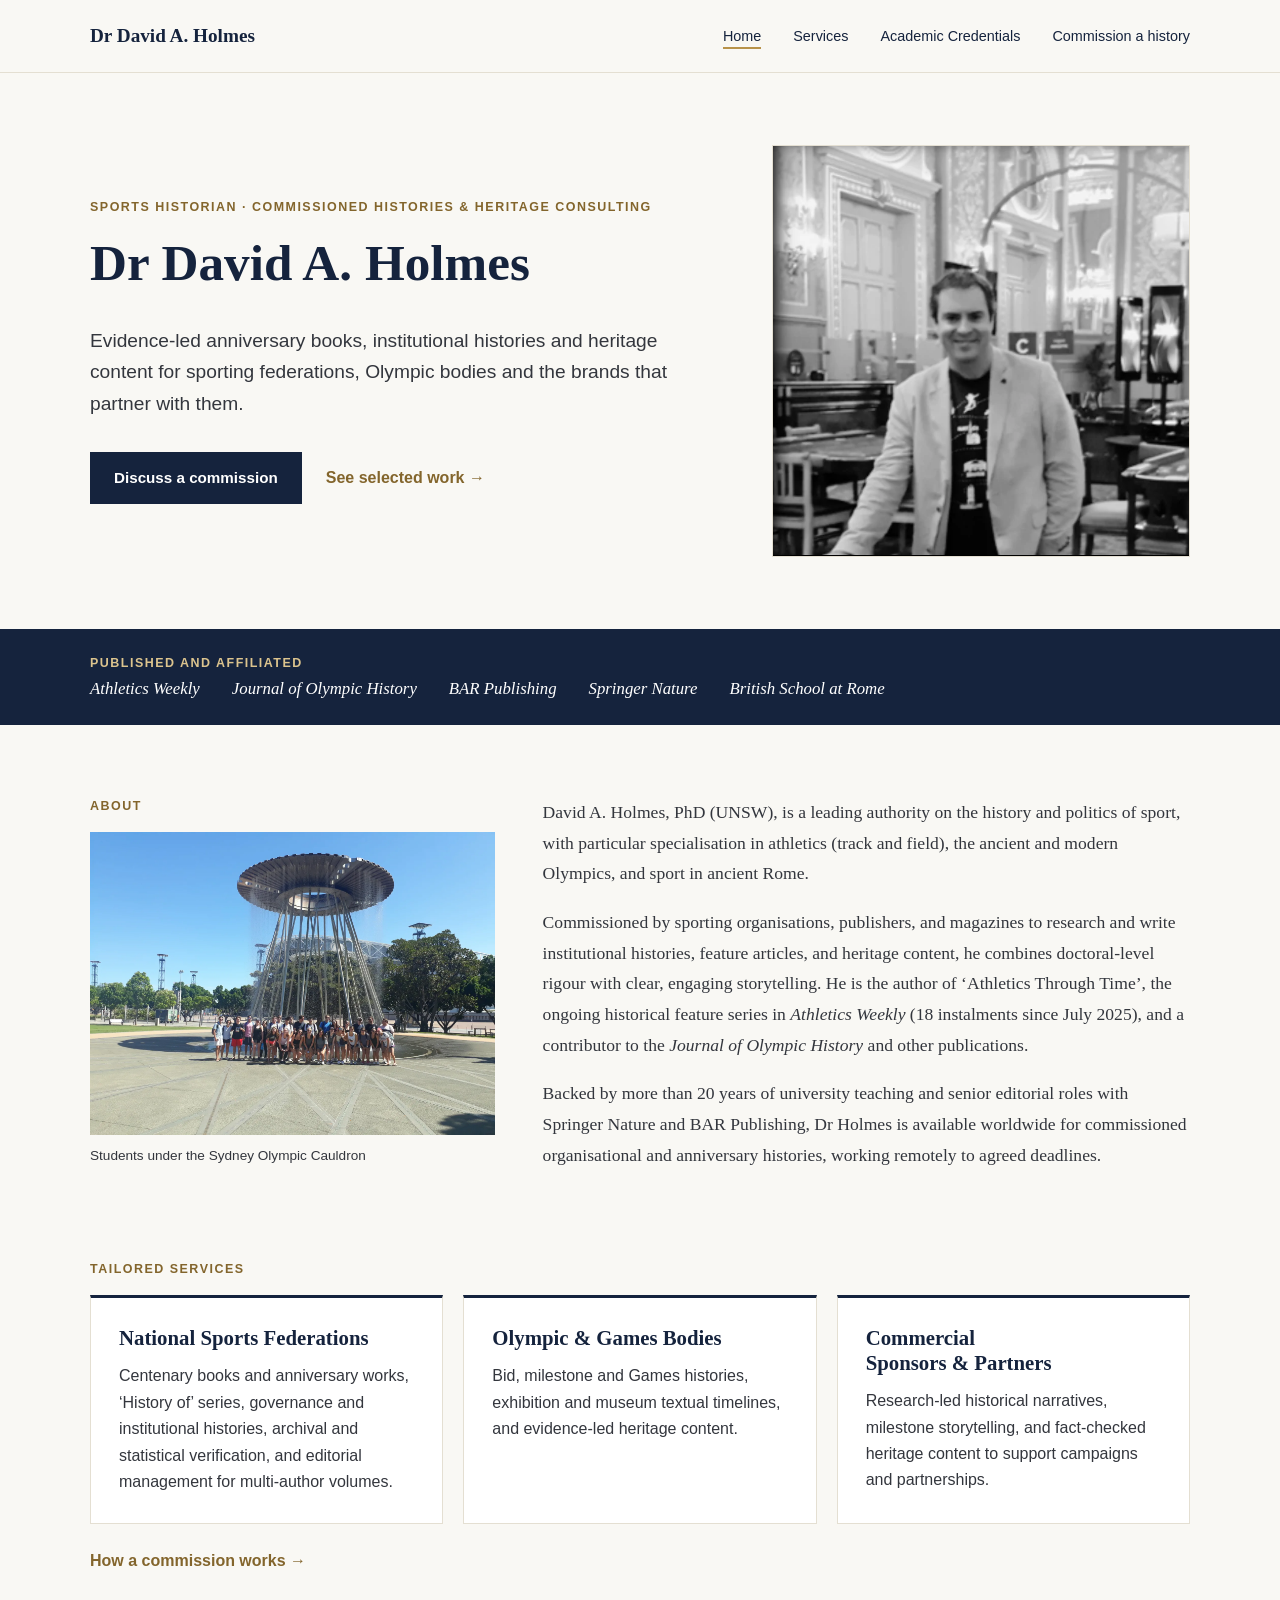
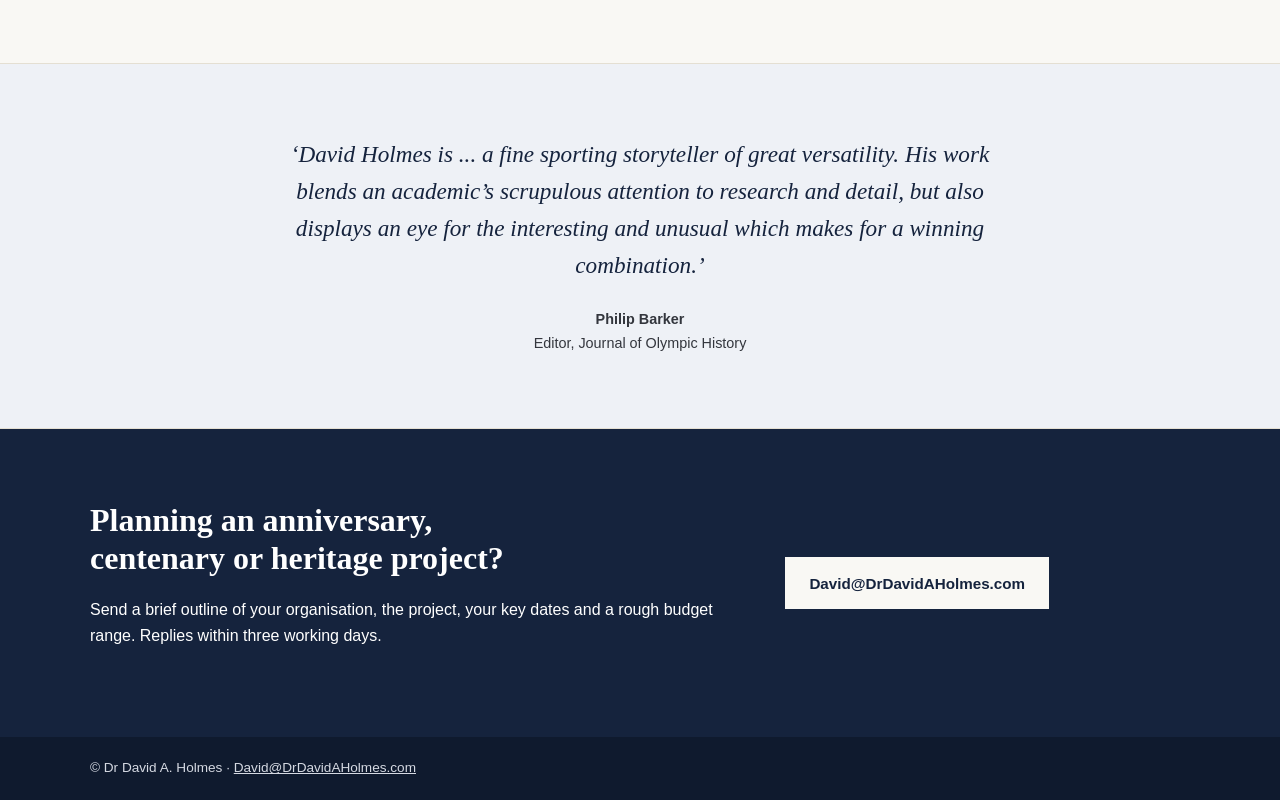
<file: index.html>
<!doctype html>
<html lang="en-GB">
<head>
<meta charset="utf-8">
<meta name="viewport" content="width=device-width, initial-scale=1">
<title>Dr David A. Holmes | Sports historian and heritage consultant</title>
<meta name="description" content="Evidence-led anniversary books, institutional histories and heritage content for sporting federations, Olympic bodies and the brands that partner with them.">
<link rel="stylesheet" href="css/style.css">
<script>document.documentElement.className = 'js'</script>
<script src="js/menu.js" defer></script>
<link rel="canonical" href="https://drdavidaholmes.com/">
<link rel="icon" href="favicon.svg" type="image/svg+xml">
<link rel="apple-touch-icon" href="apple-touch-icon.png">
<meta property="og:type" content="website">
<meta property="og:site_name" content="Dr David A. Holmes">
<meta property="og:locale" content="en_GB">
<meta property="og:title" content="Dr David A. Holmes | Sports historian and heritage consultant">
<meta property="og:description" content="Evidence-led anniversary books, institutional histories and heritage content for sporting federations, Olympic bodies and the brands that partner with them.">
<meta property="og:url" content="https://drdavidaholmes.com/">
<meta property="og:image" content="https://drdavidaholmes.com/images/share.jpg">
<meta property="og:image:width" content="1200">
<meta property="og:image:height" content="630">
<meta property="og:image:alt" content="A group of students standing beneath the Olympic cauldron in Sydney">
<meta name="twitter:card" content="summary_large_image">
<script type="application/ld+json">
{
 "@context": "https://schema.org",
 "@graph": [
  {
   "@type": "WebSite",
   "@id": "https://drdavidaholmes.com/#website",
   "url": "https://drdavidaholmes.com/",
   "name": "Dr David A. Holmes",
   "inLanguage": "en-GB",
   "about": {
    "@id": "https://drdavidaholmes.com/#david"
   }
  },
  {
   "@type": "Person",
   "@id": "https://drdavidaholmes.com/#david",
   "name": "David A. Holmes",
   "honorificPrefix": "Dr",
   "honorificSuffix": "PhD",
   "url": "https://drdavidaholmes.com/",
   "image": "https://drdavidaholmes.com/images/david-holmes.webp",
   "email": "mailto:David@DrDavidAHolmes.com",
   "jobTitle": "Sports historian and heritage consultant",
   "alumniOf": {
    "@type": "CollegeOrUniversity",
    "name": "University of New South Wales"
   },
   "knowsAbout": [
    "History and politics of sport",
    "Athletics (track and field)",
    "Ancient Olympic Games",
    "Modern Olympic Games",
    "Sport in ancient Rome"
   ],
   "memberOf": [
    {
     "@type": "Organization",
     "name": "International Society of the History of Physical Education and Sport"
    },
    {
     "@type": "Organization",
     "name": "International Society of Olympic Historians"
    },
    {
     "@type": "Organization",
     "name": "British School at Rome"
    },
    {
     "@type": "Organization",
     "name": "International Olympic Academy Participants Association"
    }
   ]
  },
  {
   "@type": "CreativeWorkSeries",
   "name": "Athletics Through Time",
   "author": {
    "@id": "https://drdavidaholmes.com/#david"
   },
   "publisher": {
    "@type": "Organization",
    "name": "Athletics Weekly"
   },
   "startDate": "2025-07"
  },
  {
   "@type": "Chapter",
   "name": "The Role of Sport in Ancient Rome During Periods of Adversity and its Implications for Ostia and Portus",
   "author": {
    "@id": "https://drdavidaholmes.com/#david"
   },
   "datePublished": "2025-05",
   "isPartOf": {
    "@type": "Book",
    "name": "Hazard and Disaster Risk: Ostia and Portus Between Hypothesis and Reality",
    "publisher": {
     "@type": "Organization",
     "name": "BAR Publishing"
    }
   }
  }
 ]
}
</script>
</head>
<body>
<a class="skip" href="#main">Skip to content</a>
<header class="site-header"><div class="wrap">
  <a class="brand" href="index.html">Dr David A. Holmes</a>
  <button class="menu-toggle" type="button" aria-expanded="false" aria-controls="menu">Menu</button>
  <nav id="menu" aria-label="Main"><ul><li><a href="index.html" aria-current="page">Home</a></li><li><a href="services.html">Services</a></li><li><a href="credentials.html">Academic Credentials</a></li><li><a href="contact.html">Commission a history</a></li></ul></nav>
</div></header>
<main id="main">
<section class="wrap hero">
  <div>
    <p class="eyebrow">Sports historian · Commissioned histories &amp; heritage consulting</p>
    <h1>Dr David A. Holmes</h1>
    <p class="lead">Evidence-led anniversary books, institutional histories and heritage content for sporting federations, Olympic bodies and the brands that partner with them.</p>
    <div class="actions"><a class="button" href="contact.html">Discuss a commission</a><a class="link" href="credentials.html">See selected work →</a></div>
  </div>
  <img src="images/david-holmes.webp" width="684" height="674" alt="Dr David A. Holmes">
</section>
<div class="band"><div class="wrap">
  <p class="eyebrow">Published and affiliated</p>
  <ul><li>Athletics Weekly</li><li>Journal of Olympic History</li><li>BAR Publishing</li><li>Springer Nature</li><li>British School at Rome</li></ul>
</div></div>
<section class="wrap split">
  <div><p class="eyebrow">About</p><figure><img src="images/sydney-cauldron.webp" width="1600" height="1200" loading="lazy" alt="A group of students standing beneath the Olympic cauldron in Sydney"><figcaption>Students under the Sydney Olympic Cauldron</figcaption></figure></div>
  <div class="prose">
    <p>David A. Holmes, PhD (UNSW), is a leading authority on the history and politics of sport, with particular specialisation in athletics (track and field), the ancient and modern Olympics, and sport in ancient Rome.</p>
    <p>Commissioned by sporting organisations, publishers, and magazines to research and write institutional histories, feature articles, and heritage content, he combines doctoral-level rigour with clear, engaging storytelling. He is the author of ‘Athletics Through Time’, the ongoing historical feature series in <cite>Athletics Weekly</cite> (18 instalments since July 2025), and a contributor to the <cite>Journal of Olympic History</cite> and other publications.</p>
    <p>Backed by more than 20 years of university teaching and senior editorial roles with Springer Nature and BAR Publishing, Dr Holmes is available worldwide for commissioned organisational and anniversary histories, working remotely to agreed deadlines.</p>
  </div>
</section>
<section class="wrap" style="padding-top:0">
  <p class="eyebrow">Tailored services</p>
  <div class="cards"><article class="card"><h2>National Sports Federations</h2><p>Centenary books and anniversary works, ‘History of’ series, governance and institutional histories, archival and statistical verification, and editorial management for multi-author volumes.</p></article><article class="card"><h2>Olympic &amp; Games Bodies</h2><p>Bid, milestone and Games histories, exhibition and museum textual timelines, and evidence-led heritage content.</p></article><article class="card"><h2>Commercial Sponsors &amp; Partners</h2><p>Research-led historical narratives, milestone storytelling, and fact-checked heritage content to support campaigns and partnerships.</p></article></div>
  <p style="margin-top:1.5rem"><a class="link" href="services.html">How a commission works →</a></p>
</section>
<section class="quote"><figure class="wrap">
  <blockquote>‘David Holmes is ... a fine sporting storyteller of great versatility. His work blends an academic’s scrupulous attention to research and detail, but also displays an eye for the interesting and unusual which makes for a winning combination.’</blockquote>
  <p><strong>Philip Barker</strong><br>Editor, Journal of Olympic History</p>
</figure></section>
<section class="cta"><div class="wrap split">
  <div><h2>Planning an anniversary, centenary or heritage project?</h2>
  <p>Send a brief outline of your organisation, the project, your key dates and a rough budget range. Replies within three working days.</p></div>
  <div><a class="button" href="mailto:David@DrDavidAHolmes.com">David@DrDavidAHolmes.com</a></div>
</div></section>
</main>
<footer><div class="wrap">© Dr David A. Holmes · <a href="mailto:David@DrDavidAHolmes.com">David@DrDavidAHolmes.com</a></div></footer>
</body>
</html>
</file>
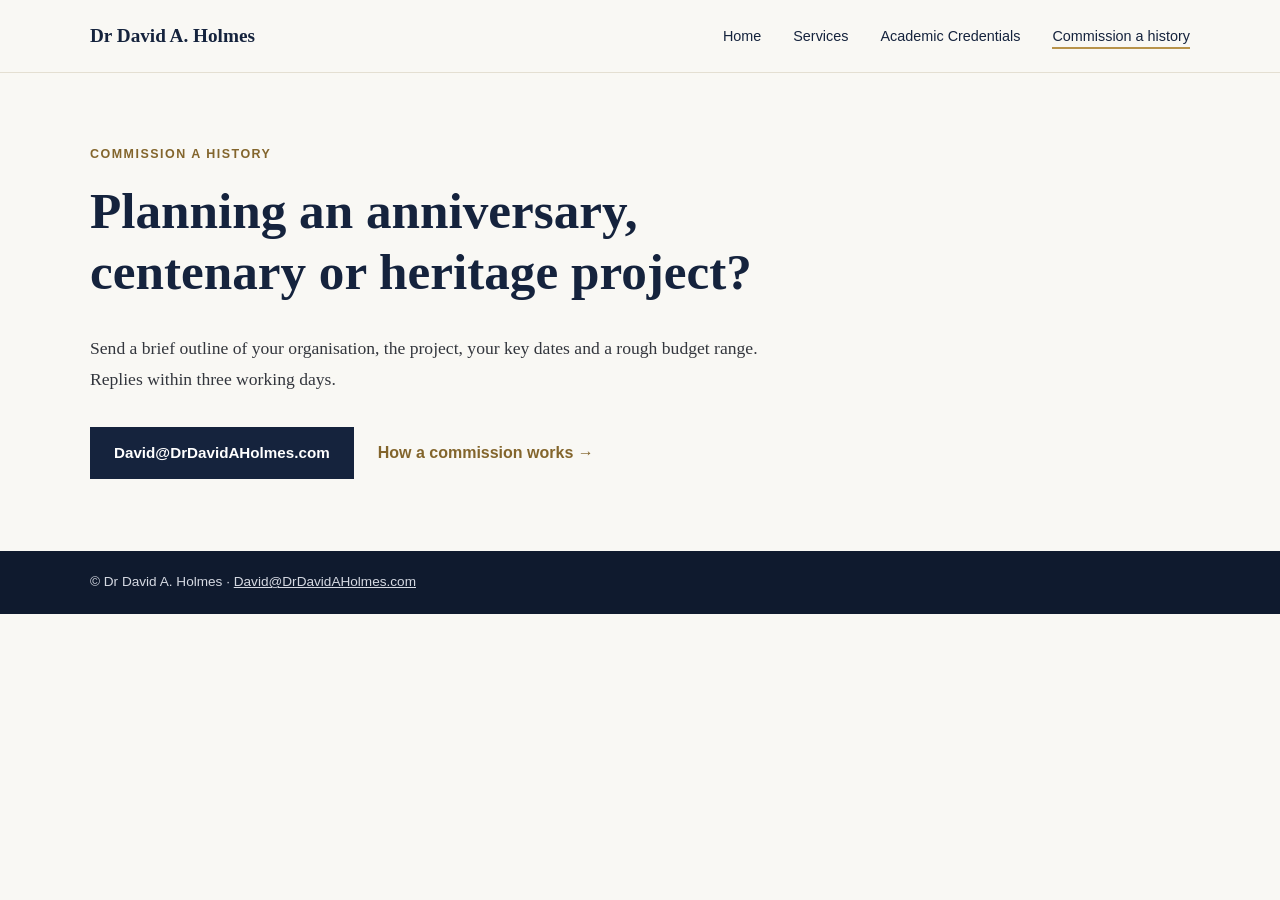
<file: contact.html>
<!doctype html>
<html lang="en-GB">
<head>
<meta charset="utf-8">
<meta name="viewport" content="width=device-width, initial-scale=1">
<title>Commission a history | Dr David A. Holmes</title>
<meta name="description" content="Contact Dr David A. Holmes about an anniversary, centenary or heritage project.">
<link rel="stylesheet" href="css/style.css">
<script>document.documentElement.className = 'js'</script>
<script src="js/menu.js" defer></script>
<link rel="canonical" href="https://drdavidaholmes.com/contact.html">
<link rel="icon" href="favicon.svg" type="image/svg+xml">
<link rel="apple-touch-icon" href="apple-touch-icon.png">
<meta property="og:type" content="website">
<meta property="og:site_name" content="Dr David A. Holmes">
<meta property="og:locale" content="en_GB">
<meta property="og:title" content="Commission a history | Dr David A. Holmes">
<meta property="og:description" content="Contact Dr David A. Holmes about an anniversary, centenary or heritage project.">
<meta property="og:url" content="https://drdavidaholmes.com/contact.html">
<meta property="og:image" content="https://drdavidaholmes.com/images/share.jpg">
<meta property="og:image:width" content="1200">
<meta property="og:image:height" content="630">
<meta property="og:image:alt" content="A group of students standing beneath the Olympic cauldron in Sydney">
<meta name="twitter:card" content="summary_large_image">
</head>
<body>
<a class="skip" href="#main">Skip to content</a>
<header class="site-header"><div class="wrap">
  <a class="brand" href="index.html">Dr David A. Holmes</a>
  <button class="menu-toggle" type="button" aria-expanded="false" aria-controls="menu">Menu</button>
  <nav id="menu" aria-label="Main"><ul><li><a href="index.html">Home</a></li><li><a href="services.html">Services</a></li><li><a href="credentials.html">Academic Credentials</a></li><li><a href="contact.html" aria-current="page">Commission a history</a></li></ul></nav>
</div></header>
<main id="main">
<section class="wrap">
  <p class="eyebrow">Commission a history</p>
  <h1>Planning an anniversary, centenary or heritage project?</h1>
  <div class="prose"><p>Send a brief outline of your organisation, the project, your key dates and a rough budget range.<br>Replies within three working days.</p></div>
  <div class="actions"><a class="button" href="mailto:David@DrDavidAHolmes.com">David@DrDavidAHolmes.com</a><a class="link" href="services.html">How a commission works →</a></div>
</section>
</main>
<footer><div class="wrap">© Dr David A. Holmes · <a href="mailto:David@DrDavidAHolmes.com">David@DrDavidAHolmes.com</a></div></footer>
</body>
</html>
</file>
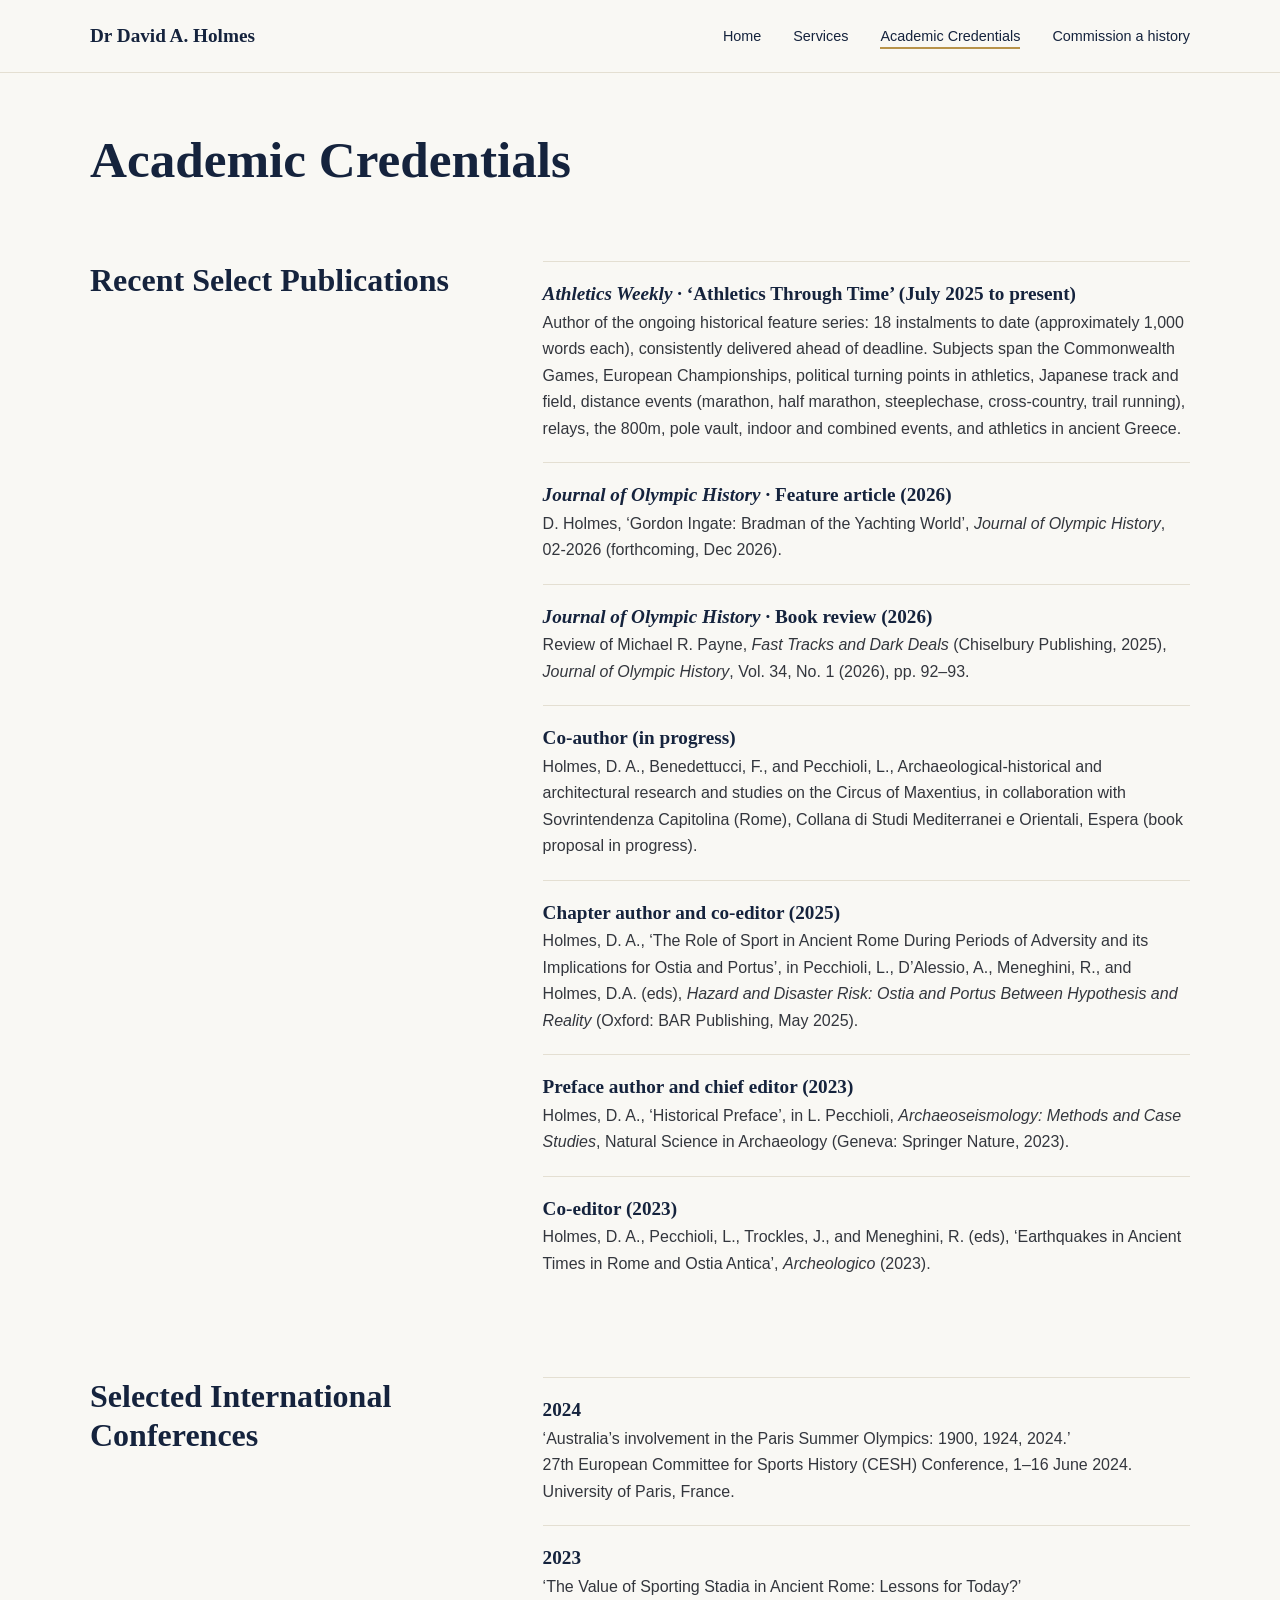
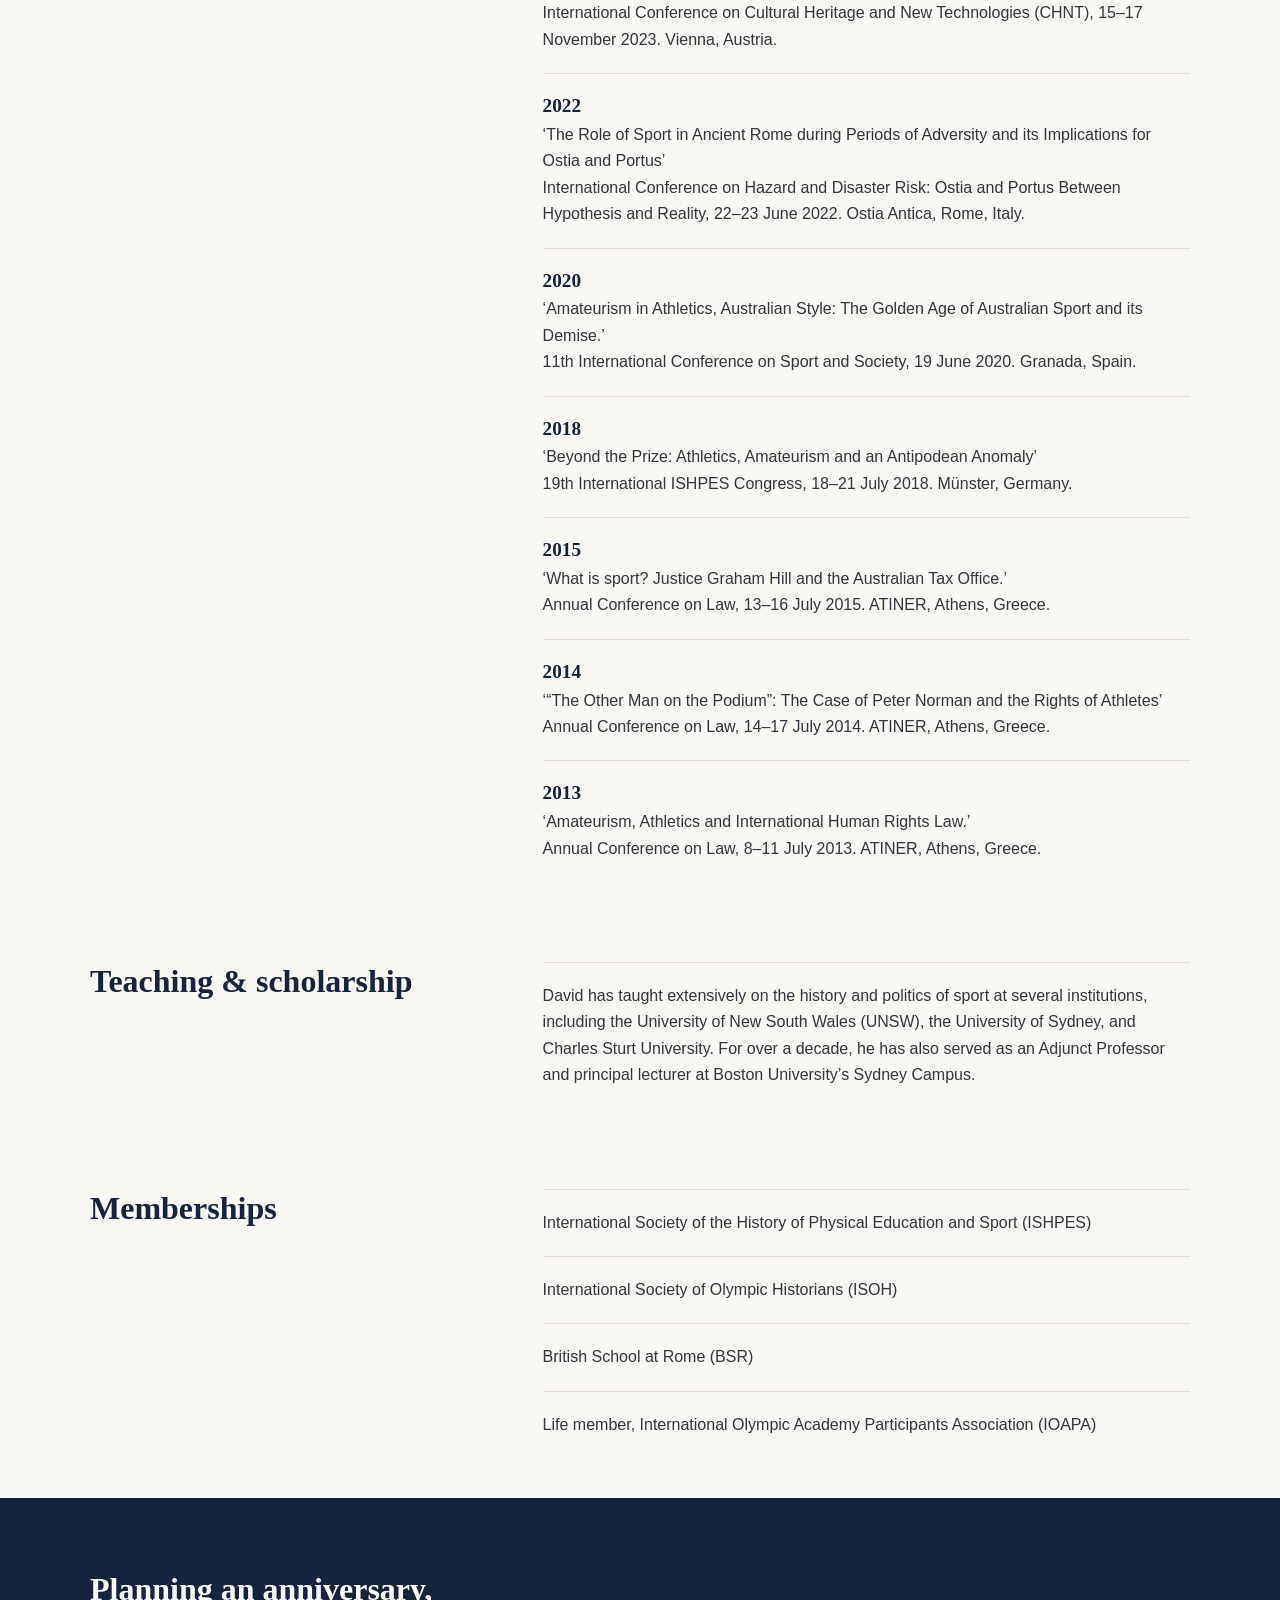
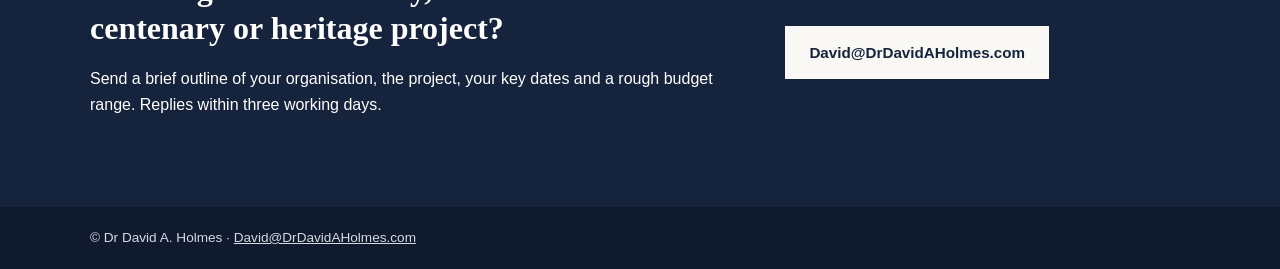
<file: credentials.html>
<!doctype html>
<html lang="en-GB">
<head>
<meta charset="utf-8">
<meta name="viewport" content="width=device-width, initial-scale=1">
<title>Academic Credentials | Dr David A. Holmes</title>
<meta name="description" content="Recent publications, conference papers, teaching and memberships of Dr David A. Holmes.">
<link rel="stylesheet" href="css/style.css">
<script>document.documentElement.className = 'js'</script>
<script src="js/menu.js" defer></script>
<link rel="canonical" href="https://drdavidaholmes.com/credentials.html">
<link rel="icon" href="favicon.svg" type="image/svg+xml">
<link rel="apple-touch-icon" href="apple-touch-icon.png">
<meta property="og:type" content="website">
<meta property="og:site_name" content="Dr David A. Holmes">
<meta property="og:locale" content="en_GB">
<meta property="og:title" content="Academic Credentials | Dr David A. Holmes">
<meta property="og:description" content="Recent publications, conference papers, teaching and memberships of Dr David A. Holmes.">
<meta property="og:url" content="https://drdavidaholmes.com/credentials.html">
<meta property="og:image" content="https://drdavidaholmes.com/images/share.jpg">
<meta property="og:image:width" content="1200">
<meta property="og:image:height" content="630">
<meta property="og:image:alt" content="A group of students standing beneath the Olympic cauldron in Sydney">
<meta name="twitter:card" content="summary_large_image">
</head>
<body>
<a class="skip" href="#main">Skip to content</a>
<header class="site-header"><div class="wrap">
  <a class="brand" href="index.html">Dr David A. Holmes</a>
  <button class="menu-toggle" type="button" aria-expanded="false" aria-controls="menu">Menu</button>
  <nav id="menu" aria-label="Main"><ul><li><a href="index.html">Home</a></li><li><a href="services.html">Services</a></li><li><a href="credentials.html" aria-current="page">Academic Credentials</a></li><li><a href="contact.html">Commission a history</a></li></ul></nav>
</div></header>
<main id="main">
<div class="wrap page-title"><h1>Academic Credentials</h1></div><section class="wrap split list-section"><div><h2>Recent Select Publications</h2></div><ul class="entries"><li><h3><cite>Athletics Weekly</cite> · ‘Athletics Through Time’ (July 2025 to present)</h3><p>Author of the ongoing historical feature series: 18 instalments to date (approximately 1,000 words each), consistently delivered ahead of deadline. Subjects span the Commonwealth Games, European Championships, political turning points in athletics, Japanese track and field, distance events (marathon, half marathon, steeplechase, cross-country, trail running), relays, the 800m, pole vault, indoor and combined events, and athletics in ancient Greece.</p></li><li><h3><cite>Journal of Olympic History</cite> · Feature article (2026)</h3><p>D. Holmes, ‘Gordon Ingate: Bradman of the Yachting World’, <cite>Journal of Olympic History</cite>, 02-2026 (forthcoming, Dec 2026).</p></li><li><h3><cite>Journal of Olympic History</cite> · Book review (2026)</h3><p>Review of Michael R. Payne, <cite>Fast Tracks and Dark Deals</cite> (Chiselbury Publishing, 2025), <cite>Journal of Olympic History</cite>, Vol. 34, No. 1 (2026), pp. 92–93.</p></li><li><h3>Co-author (in progress)</h3><p>Holmes, D. A., Benedettucci, F., and Pecchioli, L., Archaeological-historical and architectural research and studies on the Circus of Maxentius, in collaboration with Sovrintendenza Capitolina (Rome), Collana di Studi Mediterranei e Orientali, Espera (book proposal in progress).</p></li><li><h3>Chapter author and co-editor (2025)</h3><p>Holmes, D. A., ‘The Role of Sport in Ancient Rome During Periods of Adversity and its Implications for Ostia and Portus’, in Pecchioli, L., D’Alessio, A., Meneghini, R., and Holmes, D.A. (eds), <cite>Hazard and Disaster Risk: Ostia and Portus Between Hypothesis and Reality</cite> (Oxford: BAR Publishing, May 2025).</p></li><li><h3>Preface author and chief editor (2023)</h3><p>Holmes, D. A., ‘Historical Preface’, in L. Pecchioli, <cite>Archaeoseismology: Methods and Case Studies</cite>, Natural Science in Archaeology (Geneva: Springer Nature, 2023).</p></li><li><h3>Co-editor (2023)</h3><p>Holmes, D. A., Pecchioli, L., Trockles, J., and Meneghini, R. (eds), ‘Earthquakes in Ancient Times in Rome and Ostia Antica’, <cite>Archeologico</cite> (2023).</p></li></ul></section><section class="wrap split list-section"><div><h2>Selected International Conferences</h2></div><ul class="entries"><li><h3>2024</h3><p>‘Australia’s involvement in the Paris Summer Olympics: 1900, 1924, 2024.’<br>27th European Committee for Sports History (CESH) Conference, 1–16 June 2024. University of Paris, France.</p></li><li><h3>2023</h3><p>‘The Value of Sporting Stadia in Ancient Rome: Lessons for Today?’<br>International Conference on Cultural Heritage and New Technologies (CHNT), 15–17 November 2023. Vienna, Austria.</p></li><li><h3>2022</h3><p>‘The Role of Sport in Ancient Rome during Periods of Adversity and its Implications for Ostia and Portus’<br>International Conference on Hazard and Disaster Risk: Ostia and Portus Between Hypothesis and Reality, 22–23 June 2022. Ostia Antica, Rome, Italy.</p></li><li><h3>2020</h3><p>‘Amateurism in Athletics, Australian Style: The Golden Age of Australian Sport and its Demise.’<br>11th International Conference on Sport and Society, 19 June 2020. Granada, Spain.</p></li><li><h3>2018</h3><p>‘Beyond the Prize: Athletics, Amateurism and an Antipodean Anomaly’<br>19th International ISHPES Congress, 18–21 July 2018. Münster, Germany.</p></li><li><h3>2015</h3><p>‘What is sport? Justice Graham Hill and the Australian Tax Office.’<br>Annual Conference on Law, 13–16 July 2015. ATINER, Athens, Greece.</p></li><li><h3>2014</h3><p>‘“The Other Man on the Podium”: The Case of Peter Norman and the Rights of Athletes’<br>Annual Conference on Law, 14–17 July 2014. ATINER, Athens, Greece.</p></li><li><h3>2013</h3><p>‘Amateurism, Athletics and International Human Rights Law.’<br>Annual Conference on Law, 8–11 July 2013. ATINER, Athens, Greece.</p></li></ul></section><section class="wrap split list-section"><div><h2>Teaching &amp; scholarship</h2></div><ul class="entries"><li><p>David has taught extensively on the history and politics of sport at several institutions, including the University of New South Wales (UNSW), the University of Sydney, and Charles Sturt University. For over a decade, he has also served as an Adjunct Professor and principal lecturer at Boston University’s Sydney Campus.</p></li></ul></section><section class="wrap split list-section"><div><h2>Memberships</h2></div><ul class="entries"><li><p>International Society of the History of Physical Education and Sport (ISHPES)</p></li><li><p>International Society of Olympic Historians (ISOH)</p></li><li><p>British School at Rome (BSR)</p></li><li><p>Life member, International Olympic Academy Participants Association (IOAPA)</p></li></ul></section>
<section class="cta"><div class="wrap split">
  <div><h2>Planning an anniversary, centenary or heritage project?</h2>
  <p>Send a brief outline of your organisation, the project, your key dates and a rough budget range. Replies within three working days.</p></div>
  <div><a class="button" href="mailto:David@DrDavidAHolmes.com">David@DrDavidAHolmes.com</a></div>
</div></section>
</main>
<footer><div class="wrap">© Dr David A. Holmes · <a href="mailto:David@DrDavidAHolmes.com">David@DrDavidAHolmes.com</a></div></footer>
</body>
</html>
</file>
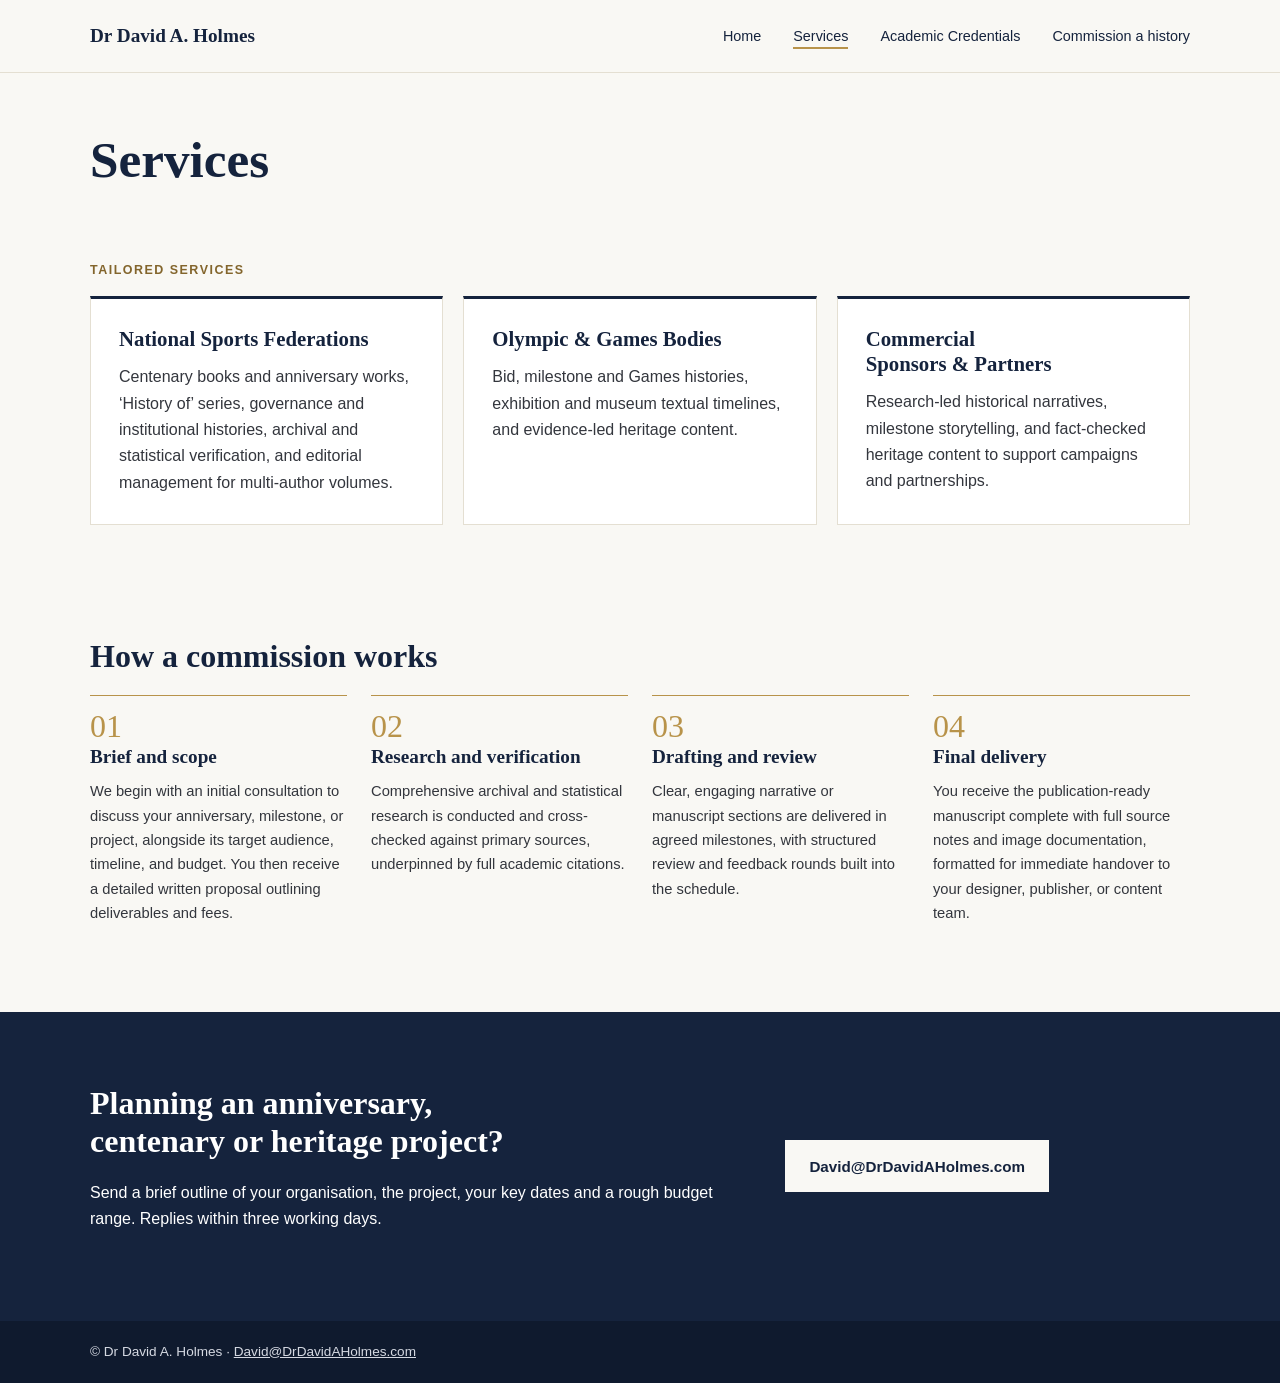
<file: services.html>
<!doctype html>
<html lang="en-GB">
<head>
<meta charset="utf-8">
<meta name="viewport" content="width=device-width, initial-scale=1">
<title>Services | Dr David A. Holmes</title>
<meta name="description" content="Commissioned sports histories and heritage consulting, and how a commission works.">
<link rel="stylesheet" href="css/style.css">
<script>document.documentElement.className = 'js'</script>
<script src="js/menu.js" defer></script>
<link rel="canonical" href="https://drdavidaholmes.com/services.html">
<link rel="icon" href="favicon.svg" type="image/svg+xml">
<link rel="apple-touch-icon" href="apple-touch-icon.png">
<meta property="og:type" content="website">
<meta property="og:site_name" content="Dr David A. Holmes">
<meta property="og:locale" content="en_GB">
<meta property="og:title" content="Services | Dr David A. Holmes">
<meta property="og:description" content="Commissioned sports histories and heritage consulting, and how a commission works.">
<meta property="og:url" content="https://drdavidaholmes.com/services.html">
<meta property="og:image" content="https://drdavidaholmes.com/images/share.jpg">
<meta property="og:image:width" content="1200">
<meta property="og:image:height" content="630">
<meta property="og:image:alt" content="A group of students standing beneath the Olympic cauldron in Sydney">
<meta name="twitter:card" content="summary_large_image">
</head>
<body>
<a class="skip" href="#main">Skip to content</a>
<header class="site-header"><div class="wrap">
  <a class="brand" href="index.html">Dr David A. Holmes</a>
  <button class="menu-toggle" type="button" aria-expanded="false" aria-controls="menu">Menu</button>
  <nav id="menu" aria-label="Main"><ul><li><a href="index.html">Home</a></li><li><a href="services.html" aria-current="page">Services</a></li><li><a href="credentials.html">Academic Credentials</a></li><li><a href="contact.html">Commission a history</a></li></ul></nav>
</div></header>
<main id="main">
<div class="wrap page-title"><h1>Services</h1></div>
<section class="wrap list-section"><p class="eyebrow">Tailored services</p><div class="cards"><article class="card"><h2>National Sports Federations</h2><p>Centenary books and anniversary works, ‘History of’ series, governance and institutional histories, archival and statistical verification, and editorial management for multi-author volumes.</p></article><article class="card"><h2>Olympic &amp; Games Bodies</h2><p>Bid, milestone and Games histories, exhibition and museum textual timelines, and evidence-led heritage content.</p></article><article class="card"><h2>Commercial Sponsors &amp; Partners</h2><p>Research-led historical narratives, milestone storytelling, and fact-checked heritage content to support campaigns and partnerships.</p></article></div></section>
<section class="wrap"><h2>How a commission works</h2><ol class="steps"><li><span class="num" aria-hidden="true">01</span><h3>Brief and scope</h3><p>We begin with an initial consultation to discuss your anniversary, milestone, or project, alongside its target audience, timeline, and budget. You then receive a detailed written proposal outlining deliverables and fees.</p></li><li><span class="num" aria-hidden="true">02</span><h3>Research and verification</h3><p>Comprehensive archival and statistical research is conducted and cross-checked against primary sources, underpinned by full academic citations.</p></li><li><span class="num" aria-hidden="true">03</span><h3>Drafting and review</h3><p>Clear, engaging narrative or manuscript sections are delivered in agreed milestones, with structured review and feedback rounds built into the schedule.</p></li><li><span class="num" aria-hidden="true">04</span><h3>Final delivery</h3><p>You receive the publication-ready manuscript complete with full source notes and image documentation, formatted for immediate handover to your designer, publisher, or content team.</p></li></ol></section>
<section class="cta"><div class="wrap split">
  <div><h2>Planning an anniversary, centenary or heritage project?</h2>
  <p>Send a brief outline of your organisation, the project, your key dates and a rough budget range. Replies within three working days.</p></div>
  <div><a class="button" href="mailto:David@DrDavidAHolmes.com">David@DrDavidAHolmes.com</a></div>
</div></section>
</main>
<footer><div class="wrap">© Dr David A. Holmes · <a href="mailto:David@DrDavidAHolmes.com">David@DrDavidAHolmes.com</a></div></footer>
</body>
</html>
</file>
<file: css/style.css>
:root{--navy:#15233d;--navy-dark:#0f1a2e;--gold:#83652c;--gold-light:#b8934a;--gold-pale:#dcc48e;--cream:#f9f8f4;--pale:#eef1f6;--line:#e4dfd2;--text:#33363d;
--serif:"Source Serif 4",Georgia,"Times New Roman",serif;--sans:Inter,-apple-system,BlinkMacSystemFont,"Segoe UI",Helvetica,Arial,sans-serif}
*{box-sizing:border-box}
body{margin:0;background:var(--cream);color:var(--text);font:1rem/1.65 var(--sans)}
img{display:block;max-width:100%;height:auto}
h1,h2,h3{font-family:var(--serif);color:var(--navy);line-height:1.2;margin:0 0 .6em;text-wrap:balance}
h1{font-size:clamp(2.2rem,5vw,3.2rem)}h2{font-size:clamp(1.6rem,3vw,2rem)}h3{font-size:1.2rem}
p{margin:0 0 1em}a{color:var(--gold)}
:focus-visible{outline:3px solid var(--gold-light);outline-offset:3px}
.wrap{width:min(1100px,100% - 3rem);margin-inline:auto}
.skip{position:absolute;left:-999px}.skip:focus{left:1rem;top:1rem;background:#fff;padding:.5rem 1rem;z-index:2}

.site-header{border-bottom:1px solid var(--line)}
.site-header .wrap{display:flex;flex-wrap:wrap;align-items:center;justify-content:space-between;gap:.5rem 2rem;min-height:72px}
.brand{font:700 1.2rem var(--serif);color:var(--navy);text-decoration:none}
nav ul{display:flex;gap:2rem;list-style:none;margin:0;padding:0}
nav a{color:var(--navy);text-decoration:none;font-size:.9rem;font-weight:500;padding-bottom:3px;border-bottom:2px solid transparent}
nav a:hover,nav a[aria-current]{border-color:var(--gold-light)}
.menu-toggle{display:none;background:none;border:1px solid var(--navy);color:var(--navy);font:500 .9rem var(--sans);padding:.45rem .9rem;cursor:pointer}

section{padding-block:4.5rem}
.eyebrow{font:700 .78rem/1.5 var(--sans);letter-spacing:.12em;text-transform:uppercase;color:var(--gold);margin:0 0 1rem}
.split{display:grid;grid-template-columns:1fr 1.6fr;gap:3rem}
.hero{display:grid;grid-template-columns:1.5fr 1fr;gap:3.5rem;align-items:center}
.hero .lead{font-size:1.2rem}
.hero img{width:100%;border:1px solid var(--line)}
.actions{display:flex;flex-wrap:wrap;align-items:center;gap:1.5rem;margin-top:2rem}
.button{display:inline-block;background:var(--navy);color:#fff;text-decoration:none;font-weight:600;font-size:.95rem;padding:.85rem 1.5rem;overflow-wrap:anywhere}
.button:hover{background:var(--navy-dark)}
.link{font-weight:600;text-decoration:none}.link:hover{text-decoration:underline}

.band{background:var(--navy);color:#fff;padding-block:1.6rem}
.band .eyebrow{color:var(--gold-pale);margin-bottom:.4rem}
.band ul{display:flex;flex-wrap:wrap;gap:.3rem 2rem;list-style:none;margin:0;padding:0;font:italic 1.05rem var(--serif)}
.prose{font:1.1rem/1.75 var(--serif)}
figure{margin:0}figcaption{font-size:.85rem;margin-top:.6rem}

.cards{display:grid;grid-template-columns:repeat(3,1fr);gap:1.25rem}
.card{background:#fff;border:1px solid var(--line);border-top:3px solid var(--navy);padding:1.75rem}
.card h2{font-size:1.3rem}.card p:last-child{margin:0}
.steps{display:grid;grid-template-columns:repeat(4,1fr);gap:1.5rem;list-style:none;margin:0;padding:0}
.steps li{border-top:1px solid var(--gold-light);padding-top:.75rem}
.steps .num{display:block;font:2rem var(--serif);color:var(--gold-light)}
.steps p{font-size:.92rem}

.quote{background:var(--pale);border-block:1px solid var(--line);text-align:center}
.quote blockquote{max-width:700px;margin:0 auto 1.5rem;font:italic 1.45rem/1.6 var(--serif);color:var(--navy)}
.quote p{font-size:.9rem;margin:0}

.page-title{padding-block:3.5rem 0}
.list-section{padding-block:2.5rem}
.entries{list-style:none;margin:0;padding:0}
.entries li{border-top:1px solid var(--line);padding-block:1.25rem}
.entries h3{margin-bottom:.3rem}.entries p{margin:0}

.cta{background:var(--navy);color:#fff}
.cta h1,.cta h2{color:#fff}
.cta .split{grid-template-columns:1.6fr 1fr;align-items:center}
.cta .button{background:var(--cream);color:var(--navy)}
footer{background:var(--navy-dark);color:#d5d9e2;font-size:.85rem;padding-block:1.25rem}
footer a{color:inherit}

@media (max-width:800px){
section{padding-block:3rem}
.hero,.split,.cta .split,.cards,.steps{grid-template-columns:1fr;gap:1.75rem}
.hero img{max-width:420px}
.js .menu-toggle{display:block}
.js nav{display:none;width:100%}.js nav.open{display:block}
nav ul{flex-direction:column;gap:.9rem;padding-bottom:1.25rem}
.site-header nav:not(.open){padding:0}
}
</file>
